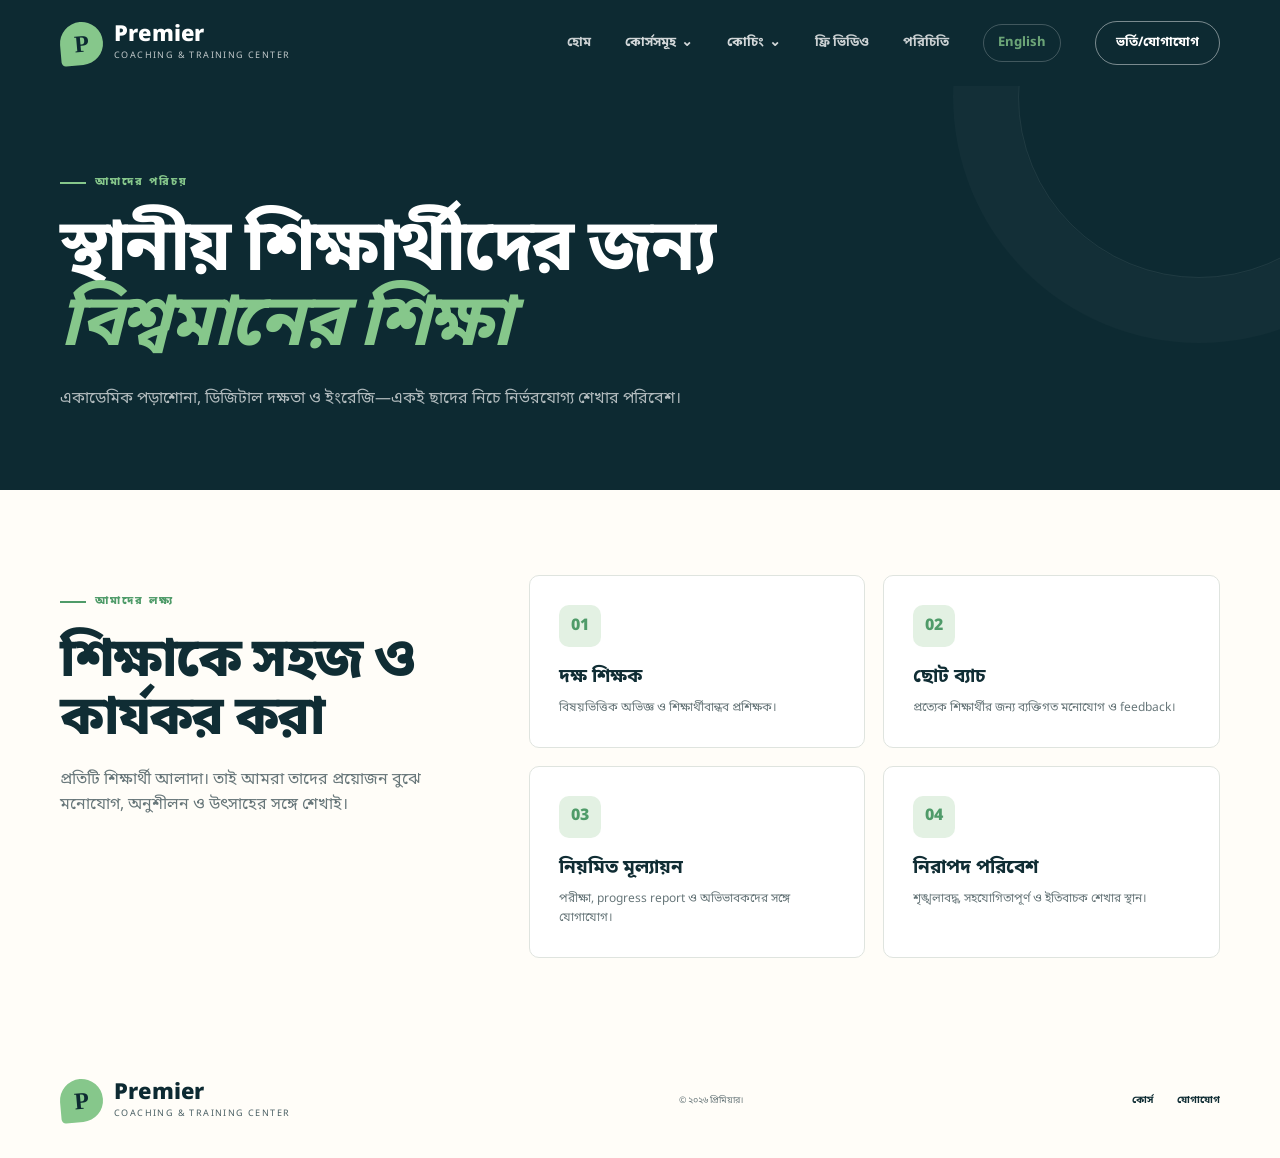
<file: website/about.html>
<!DOCTYPE html><html lang="bn"><head><meta charset="UTF-8"><meta name="viewport" content="width=device-width,initial-scale=1"><title>আমাদের সম্পর্কে | প্রিমিয়ার</title><link rel="preconnect" href="https://fonts.googleapis.com"><link rel="preconnect" href="https://fonts.gstatic.com" crossorigin><link href="https://fonts.googleapis.com/css2?family=Manrope:wght@400;500;600;700;800&family=Noto+Sans+Bengali:wght@400;500;600;700;800&display=swap" rel="stylesheet"><link rel="stylesheet" href="style.css"></head><body>
<header class="site-header inner-header"><div class="container nav-wrap"><a class="brand" href="index.html"><span class="brand-mark">P</span><span><strong>Premier</strong><small>Coaching & Training Center</small></span></a><input class="nav-toggle" type="checkbox" id="nav-toggle"><label class="menu-button" for="nav-toggle"><span></span><span></span><span></span></label><nav class="main-nav"><a href="index.html">হোম</a><details class="nav-group"><summary>কোর্সসমূহ <span>⌄</span></summary><div class="nav-dropdown"><a href="courses.html"><b>কম্পিউটার ট্রেনিং</b><small>Office, Photoshop ও Digital Marketing</small></a><a href="ielts.html"><b>IELTS ও English</b><small>IELTS preparation ও Spoken English</small></a><a href="learning.html#online"><b>অনলাইন ক্লাস</b><small>ঘরে বসে লাইভ শেখার সুযোগ</small></a><a href="learning.html#offline"><b>অফলাইন ক্লাস</b><small>সেন্টারে সরাসরি শিক্ষা</small></a></div></details><details class="nav-group"><summary>কোচিং <span>⌄</span></summary><div class="nav-dropdown compact"><a href="academic.html"><b>Class 4–10</b><small>সকল সাধারণ ও বিজ্ঞান বিষয়</small></a><a href="academic.html"><b>SSC ও HSC</b><small>Science group ও পরীক্ষার প্রস্তুতি</small></a></div></details><a href="videos.html">ফ্রি ভিডিও</a><a href="about.html">পরিচিতি</a><a class="language-button" href="english.html">English</a><a class="nav-cta" href="contact.html">ভর্তি/যোগাযোগ</a></nav></div></header>
<main><section class="page-hero"><div class="container"><p class="eyebrow"><span></span> আমাদের পরিচয়</p><h1>স্থানীয় শিক্ষার্থীদের জন্য <em>বিশ্বমানের শিক্ষা</em></h1><p>একাডেমিক পড়াশোনা, ডিজিটাল দক্ষতা ও ইংরেজি—একই ছাদের নিচে নির্ভরযোগ্য শেখার পরিবেশ।</p></div></section><section class="content-section"><div class="container intro-grid"><div><p class="eyebrow dark"><span></span> আমাদের লক্ষ্য</p><h2>শিক্ষাকে সহজ ও কার্যকর করা</h2><p>প্রতিটি শিক্ষার্থী আলাদা। তাই আমরা তাদের প্রয়োজন বুঝে মনোযোগ, অনুশীলন ও উৎসাহের সঙ্গে শেখাই।</p></div><div class="detail-grid"><article class="detail-card"><span>01</span><h3>দক্ষ শিক্ষক</h3><p>বিষয়ভিত্তিক অভিজ্ঞ ও শিক্ষার্থীবান্ধব প্রশিক্ষক।</p></article><article class="detail-card"><span>02</span><h3>ছোট ব্যাচ</h3><p>প্রত্যেক শিক্ষার্থীর জন্য ব্যক্তিগত মনোযোগ ও feedback।</p></article><article class="detail-card"><span>03</span><h3>নিয়মিত মূল্যায়ন</h3><p>পরীক্ষা, progress report ও অভিভাবকদের সঙ্গে যোগাযোগ।</p></article><article class="detail-card"><span>04</span><h3>নিরাপদ পরিবেশ</h3><p>শৃঙ্খলাবদ্ধ, সহযোগিতাপূর্ণ ও ইতিবাচক শেখার স্থান।</p></article></div></div></section></main><footer><div class="container footer-row"><a class="brand footer-brand" href="index.html"><span class="brand-mark">P</span><span><strong>Premier</strong><small>Coaching & Training Center</small></span></a><p>© ২০২৬ প্রিমিয়ার।</p><div><a href="courses.html">কোর্স</a><a href="contact.html">যোগাযোগ</a></div></div></footer></body></html>
</file>
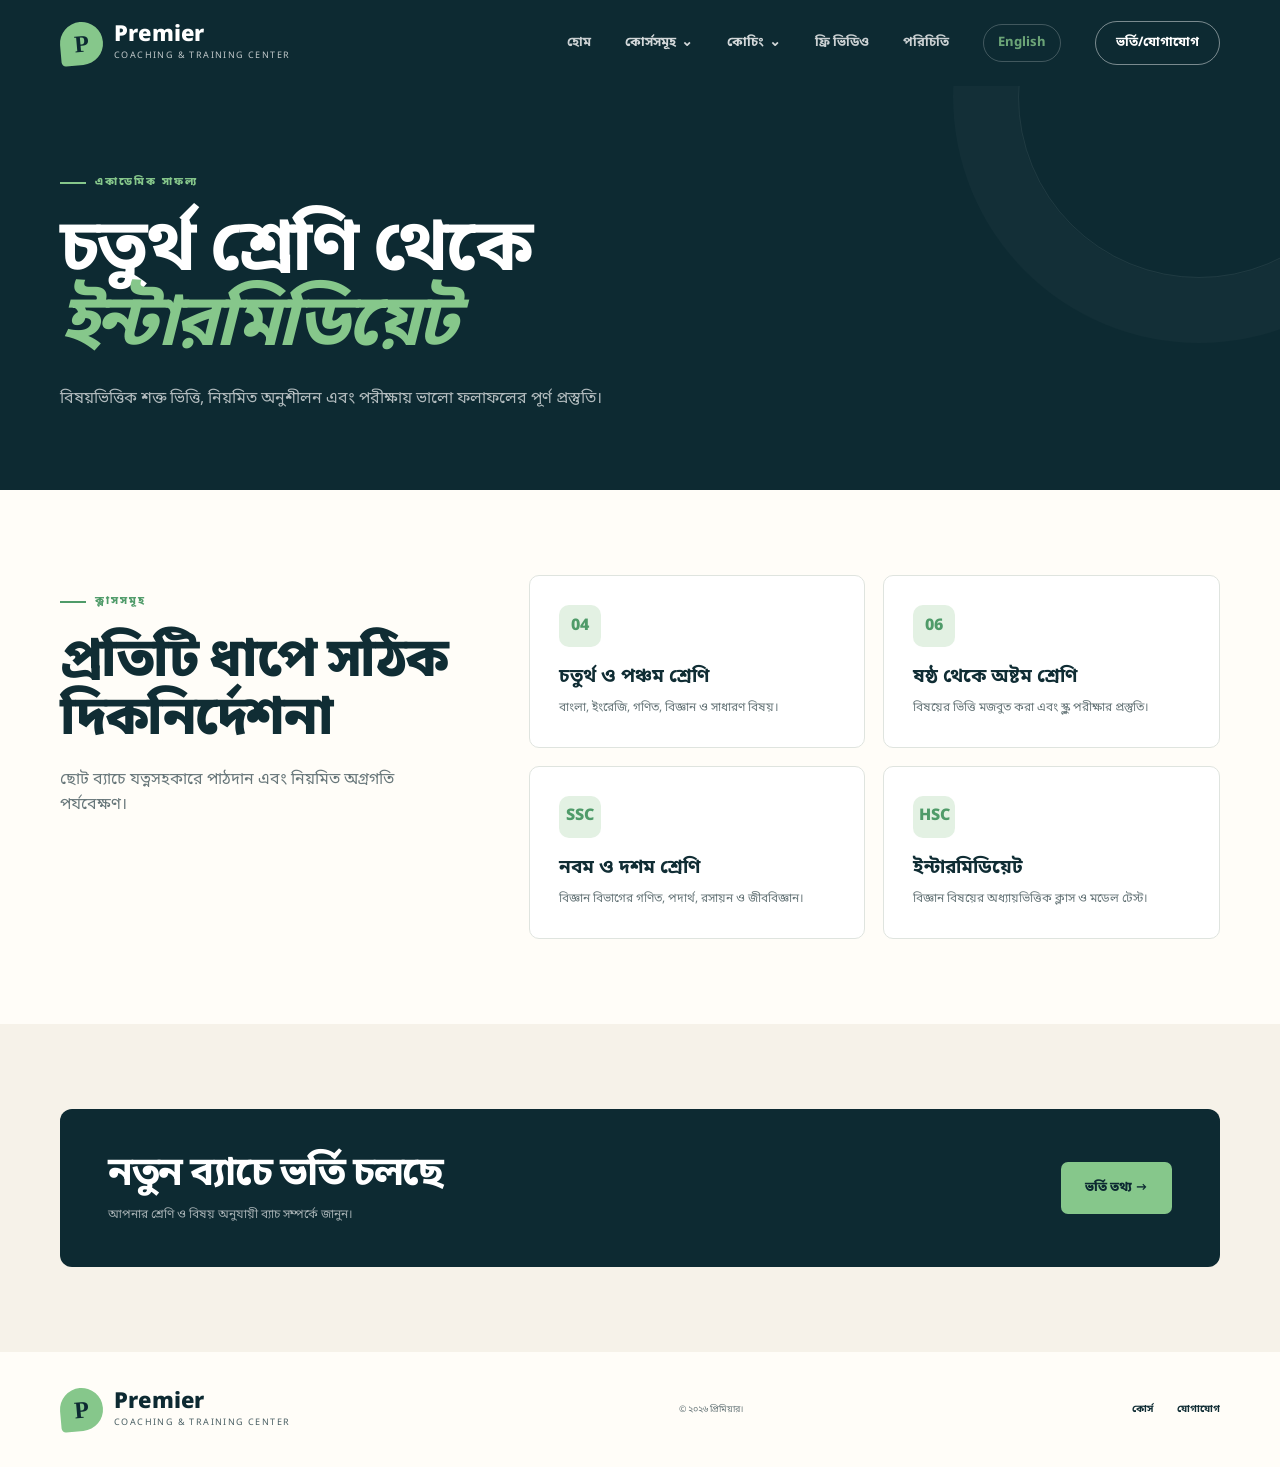
<file: website/academic.html>
<!DOCTYPE html><html lang="bn"><head><meta charset="UTF-8"><meta name="viewport" content="width=device-width,initial-scale=1"><title>একাডেমিক কোচিং | প্রিমিয়ার</title><link rel="preconnect" href="https://fonts.googleapis.com"><link rel="preconnect" href="https://fonts.gstatic.com" crossorigin><link href="https://fonts.googleapis.com/css2?family=Manrope:wght@400;500;600;700;800&family=Noto+Sans+Bengali:wght@400;500;600;700;800&display=swap" rel="stylesheet"><link rel="stylesheet" href="style.css"></head><body>
<header class="site-header inner-header"><div class="container nav-wrap"><a class="brand" href="index.html"><span class="brand-mark">P</span><span><strong>Premier</strong><small>Coaching & Training Center</small></span></a><input class="nav-toggle" type="checkbox" id="nav-toggle"><label class="menu-button" for="nav-toggle"><span></span><span></span><span></span></label><nav class="main-nav"><a href="index.html">হোম</a><details class="nav-group"><summary>কোর্সসমূহ <span>⌄</span></summary><div class="nav-dropdown"><a href="courses.html"><b>কম্পিউটার ট্রেনিং</b><small>Office, Photoshop ও Digital Marketing</small></a><a href="ielts.html"><b>IELTS ও English</b><small>IELTS preparation ও Spoken English</small></a><a href="learning.html#online"><b>অনলাইন ক্লাস</b><small>ঘরে বসে লাইভ শেখার সুযোগ</small></a><a href="learning.html#offline"><b>অফলাইন ক্লাস</b><small>সেন্টারে সরাসরি শিক্ষা</small></a></div></details><details class="nav-group"><summary>কোচিং <span>⌄</span></summary><div class="nav-dropdown compact"><a href="academic.html"><b>Class 4–10</b><small>সকল সাধারণ ও বিজ্ঞান বিষয়</small></a><a href="academic.html"><b>SSC ও HSC</b><small>Science group ও পরীক্ষার প্রস্তুতি</small></a></div></details><a href="videos.html">ফ্রি ভিডিও</a><a href="about.html">পরিচিতি</a><a class="language-button" href="english.html">English</a><a class="nav-cta" href="contact.html">ভর্তি/যোগাযোগ</a></nav></div></header>
<main><section class="page-hero"><div class="container"><p class="eyebrow"><span></span> একাডেমিক সাফল্য</p><h1>চতুর্থ শ্রেণি থেকে <em>ইন্টারমিডিয়েট</em></h1><p>বিষয়ভিত্তিক শক্ত ভিত্তি, নিয়মিত অনুশীলন এবং পরীক্ষায় ভালো ফলাফলের পূর্ণ প্রস্তুতি।</p></div></section><section class="content-section"><div class="container intro-grid"><div><p class="eyebrow dark"><span></span> ক্লাসসমূহ</p><h2>প্রতিটি ধাপে সঠিক দিকনির্দেশনা</h2><p>ছোট ব্যাচে যত্নসহকারে পাঠদান এবং নিয়মিত অগ্রগতি পর্যবেক্ষণ।</p></div><div class="detail-grid"><article class="detail-card"><span>04</span><h3>চতুর্থ ও পঞ্চম শ্রেণি</h3><p>বাংলা, ইংরেজি, গণিত, বিজ্ঞান ও সাধারণ বিষয়।</p></article><article class="detail-card"><span>06</span><h3>ষষ্ঠ থেকে অষ্টম শ্রেণি</h3><p>বিষয়ের ভিত্তি মজবুত করা এবং স্কুল পরীক্ষার প্রস্তুতি।</p></article><article class="detail-card"><span>SSC</span><h3>নবম ও দশম শ্রেণি</h3><p>বিজ্ঞান বিভাগের গণিত, পদার্থ, রসায়ন ও জীববিজ্ঞান।</p></article><article class="detail-card"><span>HSC</span><h3>ইন্টারমিডিয়েট</h3><p>বিজ্ঞান বিষয়ের অধ্যায়ভিত্তিক ক্লাস ও মডেল টেস্ট।</p></article></div></div></section><section class="content-section alt"><div class="container wide-cta"><div><h2>নতুন ব্যাচে ভর্তি চলছে</h2><p>আপনার শ্রেণি ও বিষয় অনুযায়ী ব্যাচ সম্পর্কে জানুন।</p></div><a class="button button-primary" href="contact.html">ভর্তি তথ্য →</a></div></section></main><footer><div class="container footer-row"><a class="brand footer-brand" href="index.html"><span class="brand-mark">P</span><span><strong>Premier</strong><small>Coaching & Training Center</small></span></a><p>© ২০২৬ প্রিমিয়ার।</p><div><a href="courses.html">কোর্স</a><a href="contact.html">যোগাযোগ</a></div></div></footer></body></html>
</file>
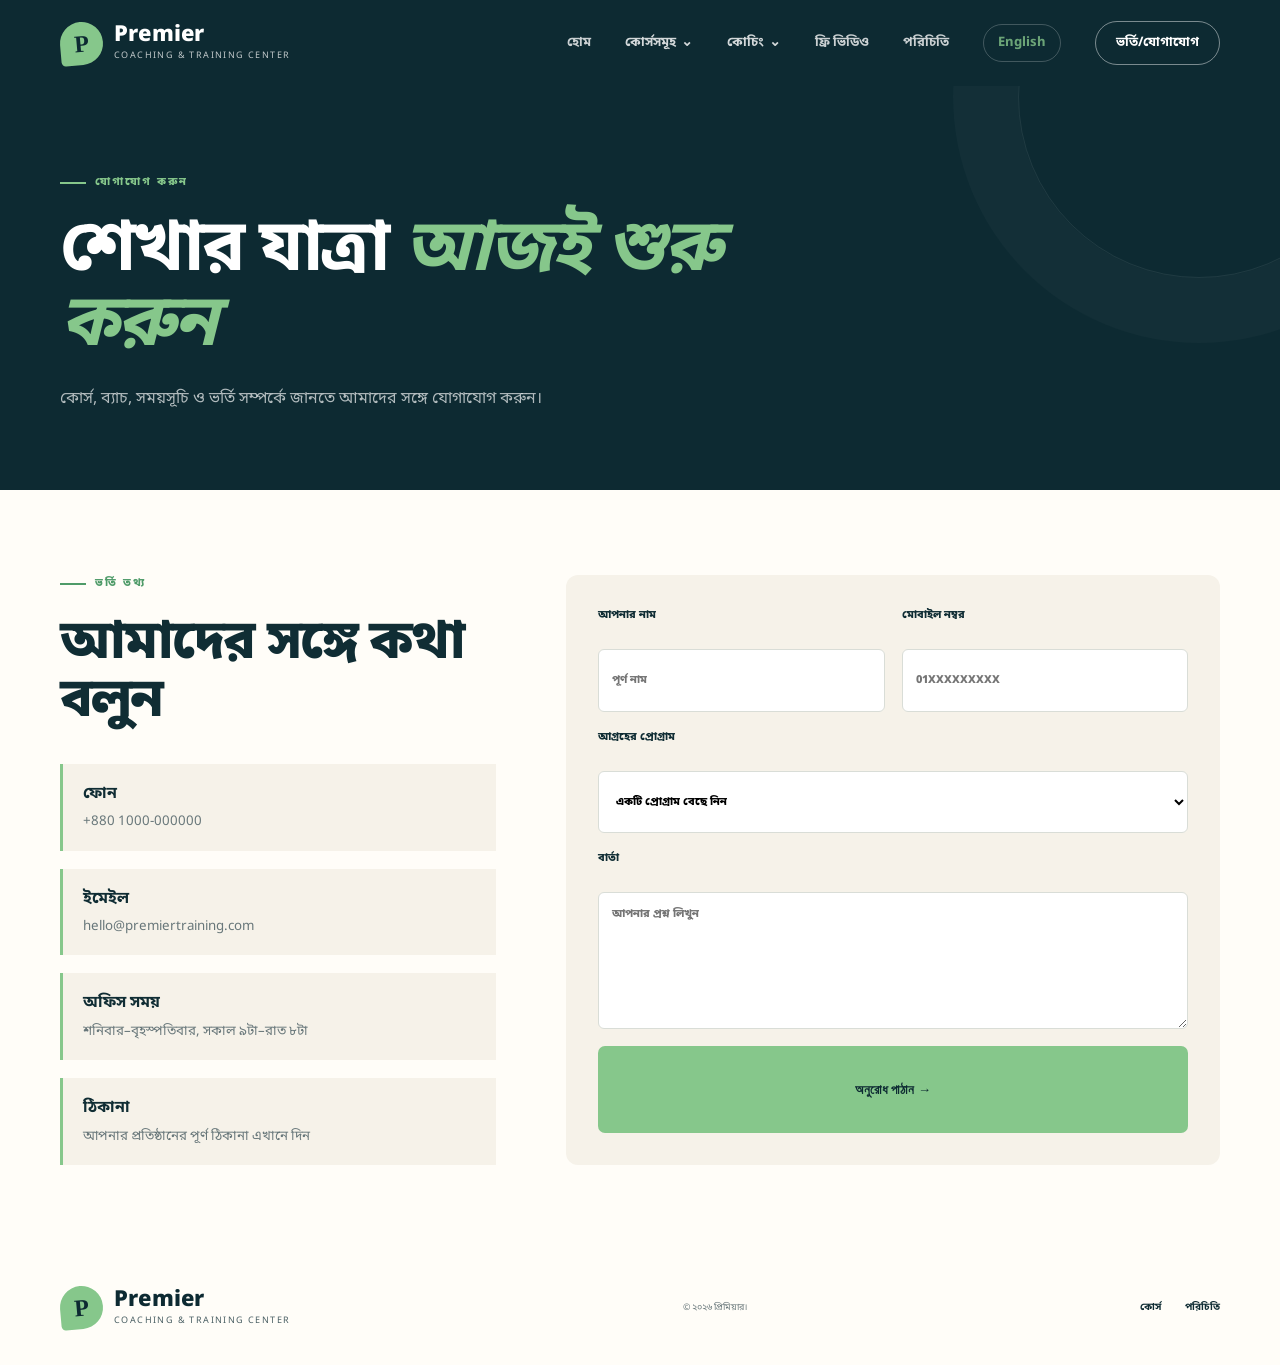
<file: website/contact.html>
<!DOCTYPE html><html lang="bn"><head><meta charset="UTF-8"><meta name="viewport" content="width=device-width,initial-scale=1"><title>যোগাযোগ | প্রিমিয়ার</title><link rel="preconnect" href="https://fonts.googleapis.com"><link rel="preconnect" href="https://fonts.gstatic.com" crossorigin><link href="https://fonts.googleapis.com/css2?family=Manrope:wght@400;500;600;700;800&family=Noto+Sans+Bengali:wght@400;500;600;700;800&display=swap" rel="stylesheet"><link rel="stylesheet" href="style.css"></head><body>
<header class="site-header inner-header"><div class="container nav-wrap"><a class="brand" href="index.html"><span class="brand-mark">P</span><span><strong>Premier</strong><small>Coaching & Training Center</small></span></a><input class="nav-toggle" type="checkbox" id="nav-toggle"><label class="menu-button" for="nav-toggle"><span></span><span></span><span></span></label><nav class="main-nav"><a href="index.html">হোম</a><details class="nav-group"><summary>কোর্সসমূহ <span>⌄</span></summary><div class="nav-dropdown"><a href="courses.html"><b>কম্পিউটার ট্রেনিং</b><small>Office, Photoshop ও Digital Marketing</small></a><a href="ielts.html"><b>IELTS ও English</b><small>IELTS preparation ও Spoken English</small></a><a href="learning.html#online"><b>অনলাইন ক্লাস</b><small>ঘরে বসে লাইভ শেখার সুযোগ</small></a><a href="learning.html#offline"><b>অফলাইন ক্লাস</b><small>সেন্টারে সরাসরি শিক্ষা</small></a></div></details><details class="nav-group"><summary>কোচিং <span>⌄</span></summary><div class="nav-dropdown compact"><a href="academic.html"><b>Class 4–10</b><small>সকল সাধারণ ও বিজ্ঞান বিষয়</small></a><a href="academic.html"><b>SSC ও HSC</b><small>Science group ও পরীক্ষার প্রস্তুতি</small></a></div></details><a href="videos.html">ফ্রি ভিডিও</a><a href="about.html">পরিচিতি</a><a class="language-button" href="english.html">English</a><a class="nav-cta" href="contact.html">ভর্তি/যোগাযোগ</a></nav></div></header>
<main><section class="page-hero"><div class="container"><p class="eyebrow"><span></span> যোগাযোগ করুন</p><h1>শেখার যাত্রা <em>আজই শুরু করুন</em></h1><p>কোর্স, ব্যাচ, সময়সূচি ও ভর্তি সম্পর্কে জানতে আমাদের সঙ্গে যোগাযোগ করুন।</p></div></section><section class="content-section"><div class="container contact-layout"><div><p class="eyebrow dark"><span></span> ভর্তি তথ্য</p><h2>আমাদের সঙ্গে কথা বলুন</h2><div class="contact-list"><div><strong>ফোন</strong><small>+880 1000-000000</small></div><div><strong>ইমেইল</strong><small>hello@premiertraining.com</small></div><div><strong>অফিস সময়</strong><small>শনিবার–বৃহস্পতিবার, সকাল ৯টা–রাত ৮টা</small></div><div><strong>ঠিকানা</strong><small>আপনার প্রতিষ্ঠানের পূর্ণ ঠিকানা এখানে দিন</small></div></div></div><form class="contact-form"><label>আপনার নাম<input type="text" placeholder="পূর্ণ নাম"></label><label>মোবাইল নম্বর<input type="tel" placeholder="01XXXXXXXXX"></label><label class="full">আগ্রহের প্রোগ্রাম<select><option>একটি প্রোগ্রাম বেছে নিন</option><option>কম্পিউটার প্রশিক্ষণ</option><option>একাডেমিক কোচিং</option><option>IELTS ও ইংরেজি</option></select></label><label class="full">বার্তা<textarea placeholder="আপনার প্রশ্ন লিখুন"></textarea></label><button class="button button-primary" type="button">অনুরোধ পাঠান →</button></form></div></section></main><footer><div class="container footer-row"><a class="brand footer-brand" href="index.html"><span class="brand-mark">P</span><span><strong>Premier</strong><small>Coaching & Training Center</small></span></a><p>© ২০২৬ প্রিমিয়ার।</p><div><a href="courses.html">কোর্স</a><a href="about.html">পরিচিতি</a></div></div></footer></body></html>
</file>
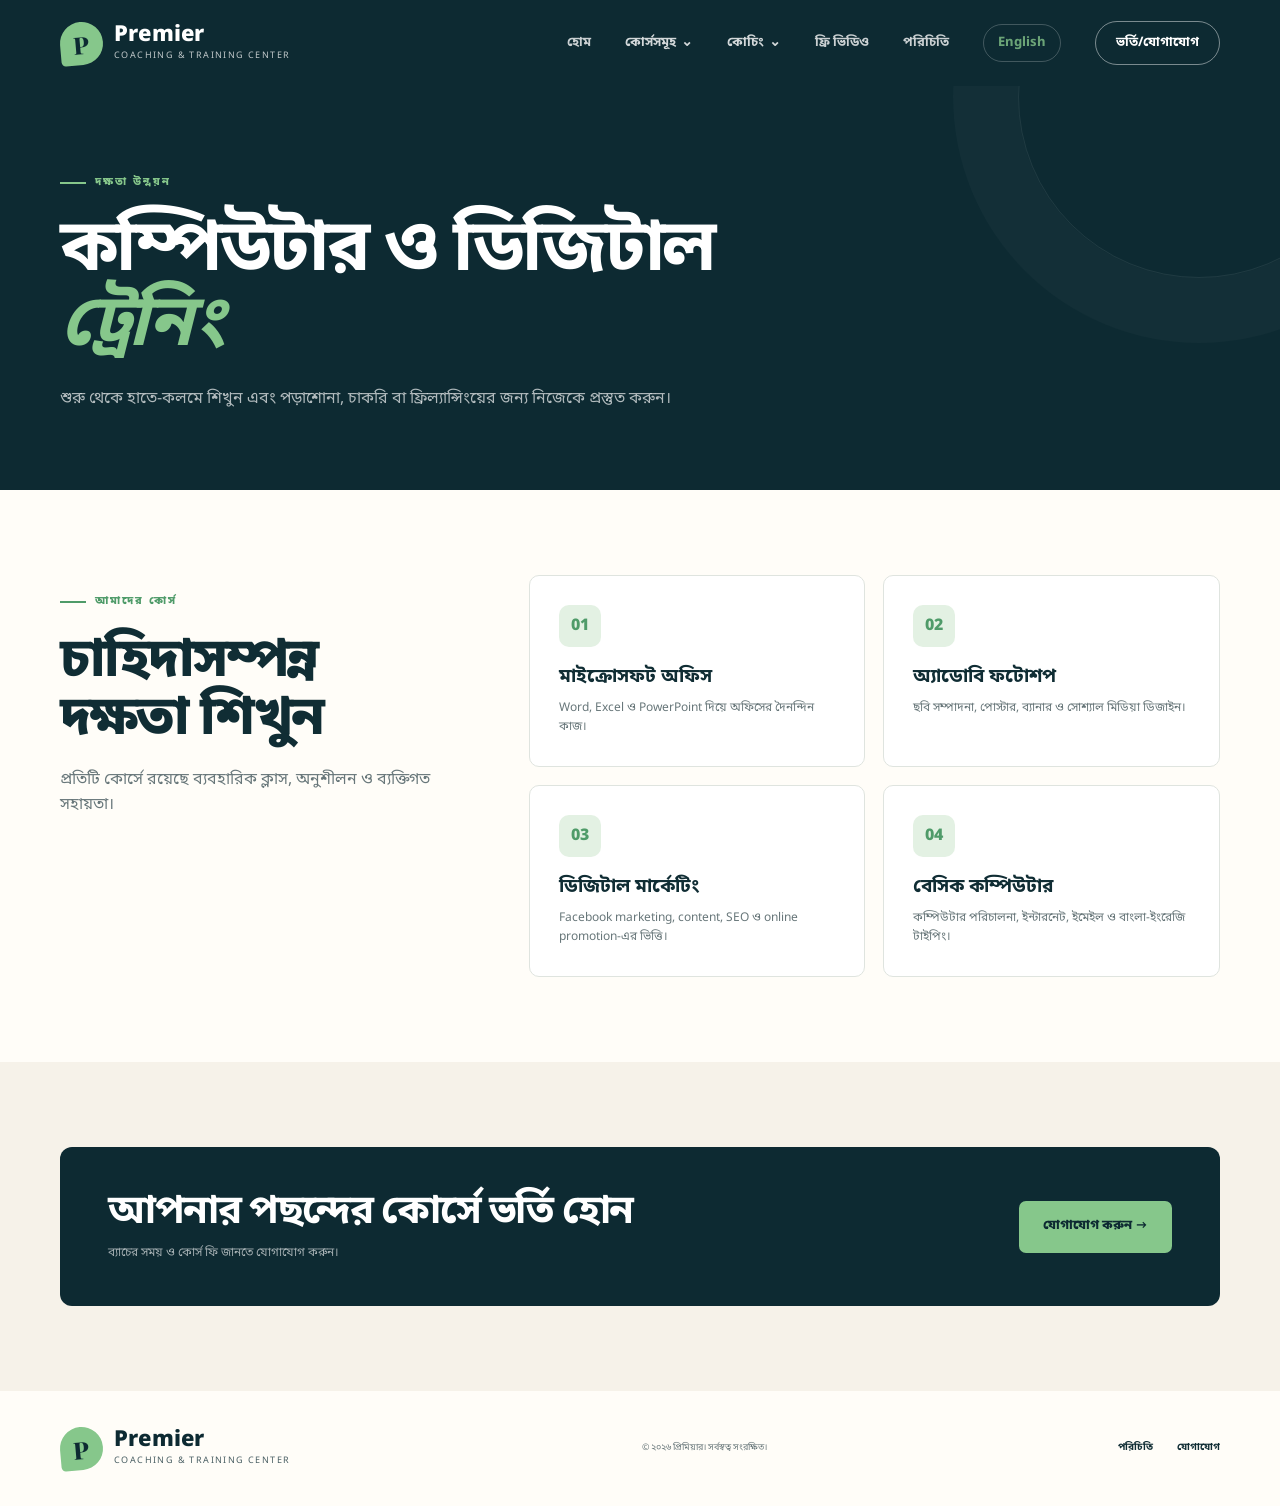
<file: website/courses.html>
<!DOCTYPE html><html lang="bn"><head><meta charset="UTF-8"><meta name="viewport" content="width=device-width,initial-scale=1"><title>কম্পিউটার কোর্স | প্রিমিয়ার</title><link rel="preconnect" href="https://fonts.googleapis.com"><link rel="preconnect" href="https://fonts.gstatic.com" crossorigin><link href="https://fonts.googleapis.com/css2?family=Manrope:wght@400;500;600;700;800&family=Noto+Sans+Bengali:wght@400;500;600;700;800&family=Playfair+Display:wght@700;800&display=swap" rel="stylesheet"><link rel="stylesheet" href="style.css"></head><body>
<header class="site-header inner-header"><div class="container nav-wrap"><a class="brand" href="index.html"><span class="brand-mark">P</span><span><strong>Premier</strong><small>Coaching & Training Center</small></span></a><input class="nav-toggle" type="checkbox" id="nav-toggle"><label class="menu-button" for="nav-toggle"><span></span><span></span><span></span></label><nav class="main-nav"><a href="index.html">হোম</a><details class="nav-group"><summary>কোর্সসমূহ <span>⌄</span></summary><div class="nav-dropdown"><a href="courses.html"><b>কম্পিউটার ট্রেনিং</b><small>Office, Photoshop ও Digital Marketing</small></a><a href="ielts.html"><b>IELTS ও English</b><small>IELTS preparation ও Spoken English</small></a><a href="learning.html#online"><b>অনলাইন ক্লাস</b><small>ঘরে বসে লাইভ শেখার সুযোগ</small></a><a href="learning.html#offline"><b>অফলাইন ক্লাস</b><small>সেন্টারে সরাসরি শিক্ষা</small></a></div></details><details class="nav-group"><summary>কোচিং <span>⌄</span></summary><div class="nav-dropdown compact"><a href="academic.html"><b>Class 4–10</b><small>সকল সাধারণ ও বিজ্ঞান বিষয়</small></a><a href="academic.html"><b>SSC ও HSC</b><small>Science group ও পরীক্ষার প্রস্তুতি</small></a></div></details><a href="videos.html">ফ্রি ভিডিও</a><a href="about.html">পরিচিতি</a><a class="language-button" href="english.html">English</a><a class="nav-cta" href="contact.html">ভর্তি/যোগাযোগ</a></nav></div></header>
<main><section class="page-hero"><div class="container"><p class="eyebrow"><span></span> দক্ষতা উন্নয়ন</p><h1>কম্পিউটার ও ডিজিটাল <em>ট্রেনিং</em></h1><p>শুরু থেকে হাতে-কলমে শিখুন এবং পড়াশোনা, চাকরি বা ফ্রিল্যান্সিংয়ের জন্য নিজেকে প্রস্তুত করুন।</p></div></section>
<section class="content-section"><div class="container intro-grid"><div><p class="eyebrow dark"><span></span> আমাদের কোর্স</p><h2>চাহিদাসম্পন্ন দক্ষতা শিখুন</h2><p>প্রতিটি কোর্সে রয়েছে ব্যবহারিক ক্লাস, অনুশীলন ও ব্যক্তিগত সহায়তা।</p></div><div class="detail-grid"><article class="detail-card"><span>01</span><h3>মাইক্রোসফট অফিস</h3><p>Word, Excel ও PowerPoint দিয়ে অফিসের দৈনন্দিন কাজ।</p></article><article class="detail-card"><span>02</span><h3>অ্যাডোবি ফটোশপ</h3><p>ছবি সম্পাদনা, পোস্টার, ব্যানার ও সোশ্যাল মিডিয়া ডিজাইন।</p></article><article class="detail-card"><span>03</span><h3>ডিজিটাল মার্কেটিং</h3><p>Facebook marketing, content, SEO ও online promotion-এর ভিত্তি।</p></article><article class="detail-card"><span>04</span><h3>বেসিক কম্পিউটার</h3><p>কম্পিউটার পরিচালনা, ইন্টারনেট, ইমেইল ও বাংলা-ইংরেজি টাইপিং।</p></article></div></div></section>
<section class="content-section alt"><div class="container wide-cta"><div><h2>আপনার পছন্দের কোর্সে ভর্তি হোন</h2><p>ব্যাচের সময় ও কোর্স ফি জানতে যোগাযোগ করুন।</p></div><a class="button button-primary" href="contact.html">যোগাযোগ করুন →</a></div></section></main><footer><div class="container footer-row"><a class="brand footer-brand" href="index.html"><span class="brand-mark">P</span><span><strong>Premier</strong><small>Coaching & Training Center</small></span></a><p>© ২০২৬ প্রিমিয়ার। সর্বস্বত্ব সংরক্ষিত।</p><div><a href="about.html">পরিচিতি</a><a href="contact.html">যোগাযোগ</a></div></div></footer></body></html>
</file>
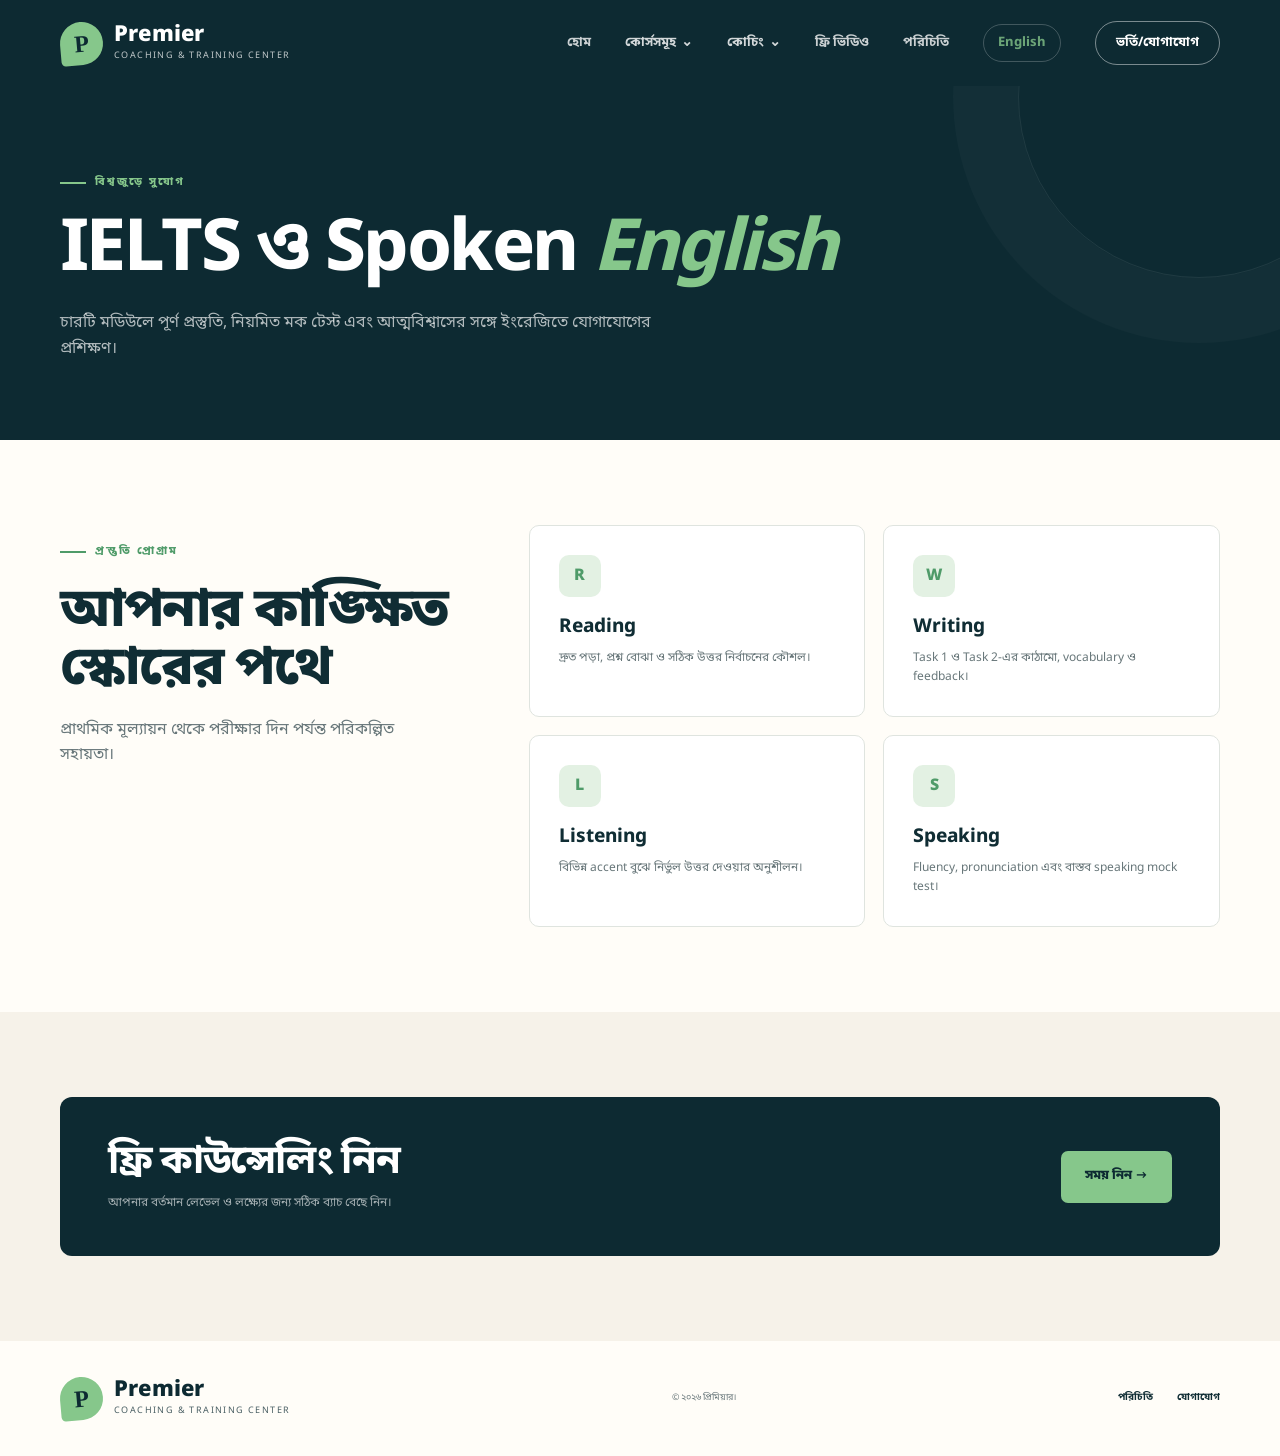
<file: website/ielts.html>
<!DOCTYPE html><html lang="bn"><head><meta charset="UTF-8"><meta name="viewport" content="width=device-width,initial-scale=1"><title>IELTS ও ইংরেজি | প্রিমিয়ার</title><link rel="preconnect" href="https://fonts.googleapis.com"><link rel="preconnect" href="https://fonts.gstatic.com" crossorigin><link href="https://fonts.googleapis.com/css2?family=Manrope:wght@400;500;600;700;800&family=Noto+Sans+Bengali:wght@400;500;600;700;800&display=swap" rel="stylesheet"><link rel="stylesheet" href="style.css"></head><body>
<header class="site-header inner-header"><div class="container nav-wrap"><a class="brand" href="index.html"><span class="brand-mark">P</span><span><strong>Premier</strong><small>Coaching & Training Center</small></span></a><input class="nav-toggle" type="checkbox" id="nav-toggle"><label class="menu-button" for="nav-toggle"><span></span><span></span><span></span></label><nav class="main-nav"><a href="index.html">হোম</a><details class="nav-group"><summary>কোর্সসমূহ <span>⌄</span></summary><div class="nav-dropdown"><a href="courses.html"><b>কম্পিউটার ট্রেনিং</b><small>Office, Photoshop ও Digital Marketing</small></a><a href="ielts.html"><b>IELTS ও English</b><small>IELTS preparation ও Spoken English</small></a><a href="learning.html#online"><b>অনলাইন ক্লাস</b><small>ঘরে বসে লাইভ শেখার সুযোগ</small></a><a href="learning.html#offline"><b>অফলাইন ক্লাস</b><small>সেন্টারে সরাসরি শিক্ষা</small></a></div></details><details class="nav-group"><summary>কোচিং <span>⌄</span></summary><div class="nav-dropdown compact"><a href="academic.html"><b>Class 4–10</b><small>সকল সাধারণ ও বিজ্ঞান বিষয়</small></a><a href="academic.html"><b>SSC ও HSC</b><small>Science group ও পরীক্ষার প্রস্তুতি</small></a></div></details><a href="videos.html">ফ্রি ভিডিও</a><a href="about.html">পরিচিতি</a><a class="language-button" href="english.html">English</a><a class="nav-cta" href="contact.html">ভর্তি/যোগাযোগ</a></nav></div></header>
<main><section class="page-hero"><div class="container"><p class="eyebrow"><span></span> বিশ্বজুড়ে সুযোগ</p><h1>IELTS ও Spoken <em>English</em></h1><p>চারটি মডিউলে পূর্ণ প্রস্তুতি, নিয়মিত মক টেস্ট এবং আত্মবিশ্বাসের সঙ্গে ইংরেজিতে যোগাযোগের প্রশিক্ষণ।</p></div></section><section class="content-section"><div class="container intro-grid"><div><p class="eyebrow dark"><span></span> প্রস্তুতি প্রোগ্রাম</p><h2>আপনার কাঙ্ক্ষিত স্কোরের পথে</h2><p>প্রাথমিক মূল্যায়ন থেকে পরীক্ষার দিন পর্যন্ত পরিকল্পিত সহায়তা।</p></div><div class="detail-grid"><article class="detail-card"><span>R</span><h3>Reading</h3><p>দ্রুত পড়া, প্রশ্ন বোঝা ও সঠিক উত্তর নির্বাচনের কৌশল।</p></article><article class="detail-card"><span>W</span><h3>Writing</h3><p>Task 1 ও Task 2-এর কাঠামো, vocabulary ও feedback।</p></article><article class="detail-card"><span>L</span><h3>Listening</h3><p>বিভিন্ন accent বুঝে নির্ভুল উত্তর দেওয়ার অনুশীলন।</p></article><article class="detail-card"><span>S</span><h3>Speaking</h3><p>Fluency, pronunciation এবং বাস্তব speaking mock test।</p></article></div></div></section><section class="content-section alt"><div class="container wide-cta"><div><h2>ফ্রি কাউন্সেলিং নিন</h2><p>আপনার বর্তমান লেভেল ও লক্ষ্যের জন্য সঠিক ব্যাচ বেছে নিন।</p></div><a class="button button-primary" href="contact.html">সময় নিন →</a></div></section></main><footer><div class="container footer-row"><a class="brand footer-brand" href="index.html"><span class="brand-mark">P</span><span><strong>Premier</strong><small>Coaching & Training Center</small></span></a><p>© ২০২৬ প্রিমিয়ার।</p><div><a href="about.html">পরিচিতি</a><a href="contact.html">যোগাযোগ</a></div></div></footer></body></html>
</file>
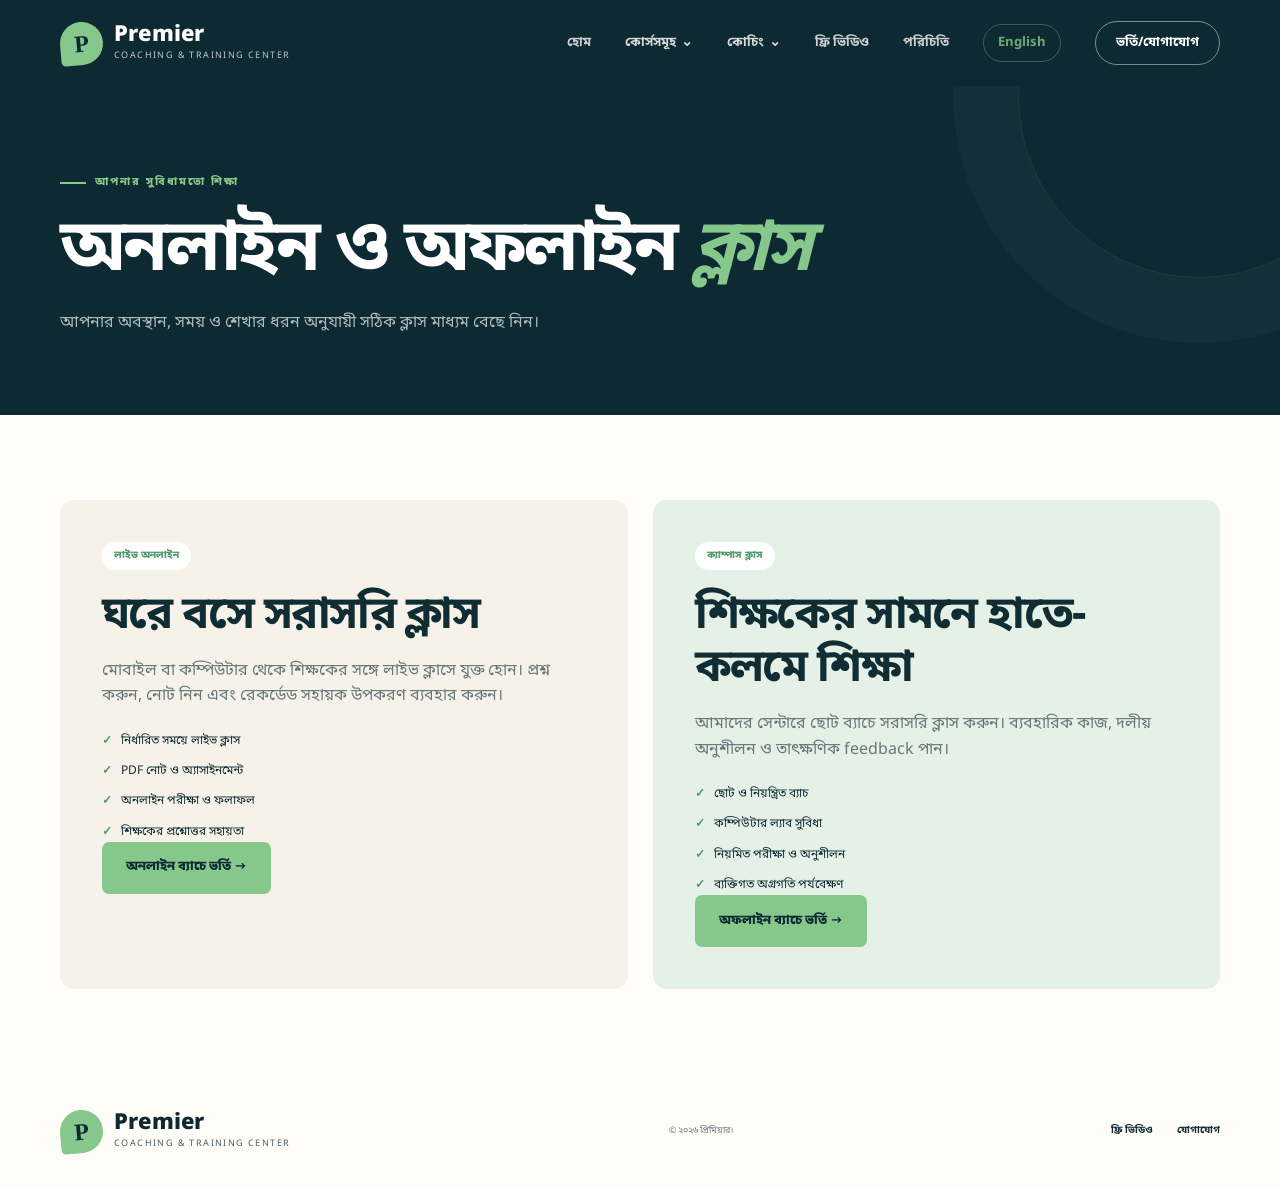
<file: website/learning.html>
<!DOCTYPE html><html lang="bn"><head><meta charset="UTF-8"><meta name="viewport" content="width=device-width,initial-scale=1"><title>অনলাইন ও অফলাইন ক্লাস | প্রিমিয়ার</title><link rel="preconnect" href="https://fonts.googleapis.com"><link rel="preconnect" href="https://fonts.gstatic.com" crossorigin><link href="https://fonts.googleapis.com/css2?family=Manrope:wght@400;500;600;700;800&family=Noto+Sans+Bengali:wght@400;500;600;700;800&display=swap" rel="stylesheet"><link rel="stylesheet" href="style.css"></head><body>
<header class="site-header inner-header"><div class="container nav-wrap"><a class="brand" href="index.html"><span class="brand-mark">P</span><span><strong>Premier</strong><small>Coaching & Training Center</small></span></a><input class="nav-toggle" type="checkbox" id="nav-toggle"><label class="menu-button" for="nav-toggle"><span></span><span></span><span></span></label><nav class="main-nav"><a href="index.html">হোম</a><details class="nav-group"><summary>কোর্সসমূহ <span>⌄</span></summary><div class="nav-dropdown"><a href="courses.html"><b>কম্পিউটার ট্রেনিং</b><small>Office, Photoshop ও Digital Marketing</small></a><a href="ielts.html"><b>IELTS ও English</b><small>IELTS preparation ও Spoken English</small></a><a href="learning.html#online"><b>অনলাইন ক্লাস</b><small>ঘরে বসে লাইভ শেখার সুযোগ</small></a><a href="learning.html#offline"><b>অফলাইন ক্লাস</b><small>সেন্টারে সরাসরি শিক্ষা</small></a></div></details><details class="nav-group"><summary>কোচিং <span>⌄</span></summary><div class="nav-dropdown compact"><a href="academic.html"><b>Class 4–10</b><small>সকল সাধারণ ও বিজ্ঞান বিষয়</small></a><a href="academic.html"><b>SSC ও HSC</b><small>Science group ও পরীক্ষার প্রস্তুতি</small></a></div></details><a href="videos.html">ফ্রি ভিডিও</a><a href="about.html">পরিচিতি</a><a class="language-button" href="english.html">English</a><a class="nav-cta" href="contact.html">ভর্তি/যোগাযোগ</a></nav></div></header>
<main><section class="page-hero"><div class="container"><p class="eyebrow"><span></span> আপনার সুবিধামতো শিক্ষা</p><h1>অনলাইন ও অফলাইন <em>ক্লাস</em></h1><p>আপনার অবস্থান, সময় ও শেখার ধরন অনুযায়ী সঠিক ক্লাস মাধ্যম বেছে নিন।</p></div></section><section class="content-section"><div class="container mode-detail"><article id="online"><span class="tag">লাইভ অনলাইন</span><h2>ঘরে বসে সরাসরি ক্লাস</h2><p>মোবাইল বা কম্পিউটার থেকে শিক্ষকের সঙ্গে লাইভ ক্লাসে যুক্ত হোন। প্রশ্ন করুন, নোট নিন এবং রেকর্ডেড সহায়ক উপকরণ ব্যবহার করুন।</p><ul class="check-list"><li>নির্ধারিত সময়ে লাইভ ক্লাস</li><li>PDF নোট ও অ্যাসাইনমেন্ট</li><li>অনলাইন পরীক্ষা ও ফলাফল</li><li>শিক্ষকের প্রশ্নোত্তর সহায়তা</li></ul><a class="button button-primary" href="contact.html">অনলাইন ব্যাচে ভর্তি →</a></article><article id="offline"><span class="tag">ক্যাম্পাস ক্লাস</span><h2>শিক্ষকের সামনে হাতে-কলমে শিক্ষা</h2><p>আমাদের সেন্টারে ছোট ব্যাচে সরাসরি ক্লাস করুন। ব্যবহারিক কাজ, দলীয় অনুশীলন ও তাৎক্ষণিক feedback পান।</p><ul class="check-list"><li>ছোট ও নিয়ন্ত্রিত ব্যাচ</li><li>কম্পিউটার ল্যাব সুবিধা</li><li>নিয়মিত পরীক্ষা ও অনুশীলন</li><li>ব্যক্তিগত অগ্রগতি পর্যবেক্ষণ</li></ul><a class="button button-primary" href="contact.html">অফলাইন ব্যাচে ভর্তি →</a></article></div></section></main><footer><div class="container footer-row"><a class="brand footer-brand" href="index.html"><span class="brand-mark">P</span><span><strong>Premier</strong><small>Coaching & Training Center</small></span></a><p>© ২০২৬ প্রিমিয়ার।</p><div><a href="videos.html">ফ্রি ভিডিও</a><a href="contact.html">যোগাযোগ</a></div></div></footer></body></html>
</file>
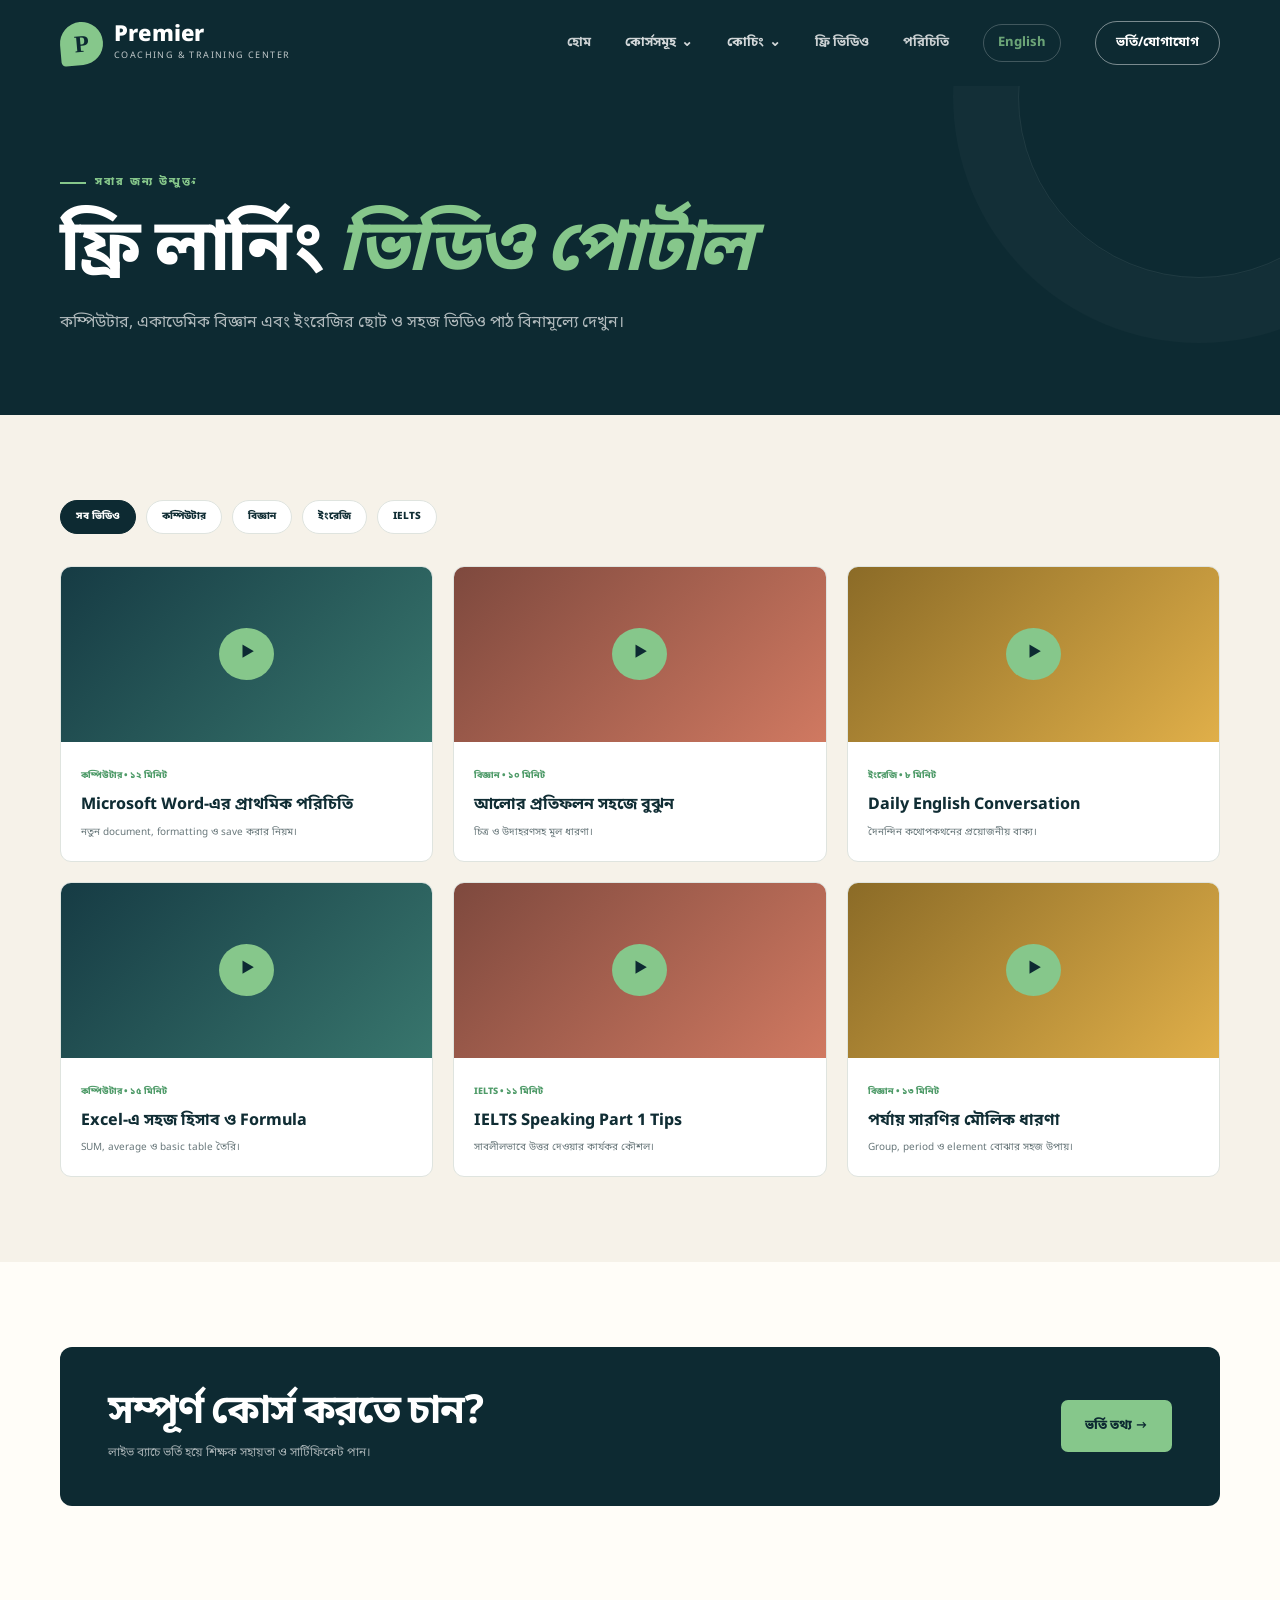
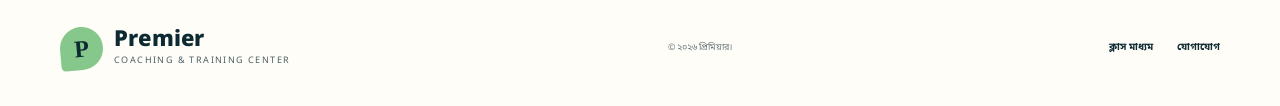
<file: website/videos.html>
<!DOCTYPE html><html lang="bn"><head><meta charset="UTF-8"><meta name="viewport" content="width=device-width,initial-scale=1"><title>ফ্রি ভিডিও পোর্টাল | প্রিমিয়ার</title><link rel="preconnect" href="https://fonts.googleapis.com"><link rel="preconnect" href="https://fonts.gstatic.com" crossorigin><link href="https://fonts.googleapis.com/css2?family=Manrope:wght@400;500;600;700;800&family=Noto+Sans+Bengali:wght@400;500;600;700;800&display=swap" rel="stylesheet"><link rel="stylesheet" href="style.css"></head><body>
<header class="site-header inner-header"><div class="container nav-wrap"><a class="brand" href="index.html"><span class="brand-mark">P</span><span><strong>Premier</strong><small>Coaching & Training Center</small></span></a><input class="nav-toggle" type="checkbox" id="nav-toggle"><label class="menu-button" for="nav-toggle"><span></span><span></span><span></span></label><nav class="main-nav"><a href="index.html">হোম</a><details class="nav-group"><summary>কোর্সসমূহ <span>⌄</span></summary><div class="nav-dropdown"><a href="courses.html"><b>কম্পিউটার ট্রেনিং</b><small>Office, Photoshop ও Digital Marketing</small></a><a href="ielts.html"><b>IELTS ও English</b><small>IELTS preparation ও Spoken English</small></a><a href="learning.html#online"><b>অনলাইন ক্লাস</b><small>ঘরে বসে লাইভ শেখার সুযোগ</small></a><a href="learning.html#offline"><b>অফলাইন ক্লাস</b><small>সেন্টারে সরাসরি শিক্ষা</small></a></div></details><details class="nav-group"><summary>কোচিং <span>⌄</span></summary><div class="nav-dropdown compact"><a href="academic.html"><b>Class 4–10</b><small>সকল সাধারণ ও বিজ্ঞান বিষয়</small></a><a href="academic.html"><b>SSC ও HSC</b><small>Science group ও পরীক্ষার প্রস্তুতি</small></a></div></details><a href="videos.html">ফ্রি ভিডিও</a><a href="about.html">পরিচিতি</a><a class="language-button" href="english.html">English</a><a class="nav-cta" href="contact.html">ভর্তি/যোগাযোগ</a></nav></div></header>
<main><section class="page-hero"><div class="container"><p class="eyebrow"><span></span> সবার জন্য উন্মুক্ত</p><h1>ফ্রি লার্নিং <em>ভিডিও পোর্টাল</em></h1><p>কম্পিউটার, একাডেমিক বিজ্ঞান এবং ইংরেজির ছোট ও সহজ ভিডিও পাঠ বিনামূল্যে দেখুন।</p></div></section><section class="content-section alt"><div class="container"><div class="video-filter"><span>সব ভিডিও</span><span>কম্পিউটার</span><span>বিজ্ঞান</span><span>ইংরেজি</span><span>IELTS</span></div><div class="video-grid"><article class="video-card"><div class="video-thumb"></div><div class="video-info"><small>কম্পিউটার • ১২ মিনিট</small><h3>Microsoft Word-এর প্রাথমিক পরিচিতি</h3><p>নতুন document, formatting ও save করার নিয়ম।</p></div></article><article class="video-card"><div class="video-thumb"></div><div class="video-info"><small>বিজ্ঞান • ১০ মিনিট</small><h3>আলোর প্রতিফলন সহজে বুঝুন</h3><p>চিত্র ও উদাহরণসহ মূল ধারণা।</p></div></article><article class="video-card"><div class="video-thumb"></div><div class="video-info"><small>ইংরেজি • ৮ মিনিট</small><h3>Daily English Conversation</h3><p>দৈনন্দিন কথোপকথনের প্রয়োজনীয় বাক্য।</p></div></article><article class="video-card"><div class="video-thumb"></div><div class="video-info"><small>কম্পিউটার • ১৫ মিনিট</small><h3>Excel-এ সহজ হিসাব ও Formula</h3><p>SUM, average ও basic table তৈরি।</p></div></article><article class="video-card"><div class="video-thumb"></div><div class="video-info"><small>IELTS • ১১ মিনিট</small><h3>IELTS Speaking Part 1 Tips</h3><p>সাবলীলভাবে উত্তর দেওয়ার কার্যকর কৌশল।</p></div></article><article class="video-card"><div class="video-thumb"></div><div class="video-info"><small>বিজ্ঞান • ১৩ মিনিট</small><h3>পর্যায় সারণির মৌলিক ধারণা</h3><p>Group, period ও element বোঝার সহজ উপায়।</p></div></article></div></div></section><section class="content-section"><div class="container wide-cta"><div><h2>সম্পূর্ণ কোর্স করতে চান?</h2><p>লাইভ ব্যাচে ভর্তি হয়ে শিক্ষক সহায়তা ও সার্টিফিকেট পান।</p></div><a class="button button-primary" href="contact.html">ভর্তি তথ্য →</a></div></section></main><footer><div class="container footer-row"><a class="brand footer-brand" href="index.html"><span class="brand-mark">P</span><span><strong>Premier</strong><small>Coaching & Training Center</small></span></a><p>© ২০২৬ প্রিমিয়ার।</p><div><a href="learning.html">ক্লাস মাধ্যম</a><a href="contact.html">যোগাযোগ</a></div></div></footer></body></html>
</file>
<file: website/style.css>
:root {
  --navy: #0d2a32;
  --navy-2: #143943;
  --green: #86c78b;
  --green-dark: #4f9b69;
  --cream: #f6f2e9;
  --paper: #fffdf8;
  --coral: #ed795f;
  --gold: #e7b64e;
  --ink: #102d34;
  --muted: #68777a;
  --line: #dfe4df;
  --shadow: 0 20px 55px rgba(15, 42, 50, .12);
}

* { box-sizing: border-box; margin: 0; padding: 0; }
html { scroll-behavior: smooth; }
body { font-family: "Manrope", sans-serif; color: var(--ink); background: var(--paper); line-height: 1.6; }
html[lang="bn"] body { font-family: "Noto Sans Bengali", "Manrope", sans-serif; }
html[lang="bn"] h1, html[lang="bn"] h2, html[lang="bn"] h3, html[lang="bn"] .brand strong { font-family: "Noto Sans Bengali", sans-serif; }
img { display: block; width: 100%; }
a { color: inherit; text-decoration: none; }
.container { width: min(1160px, calc(100% - 40px)); margin-inline: auto; }
.section { padding: 105px 0; }

.site-header { position: absolute; inset: 0 0 auto; z-index: 20; color: white; }
.nav-wrap { min-height: 92px; display: flex; align-items: center; justify-content: space-between; }
.brand { display: inline-flex; align-items: center; gap: 11px; line-height: 1.05; }
.brand-mark { width: 43px; height: 43px; border-radius: 50% 50% 50% 10%; display: grid; place-items: center; background: var(--green); color: var(--navy); font: 800 24px/1 "Playfair Display"; transform: rotate(-5deg); }
.brand > span:last-child { display: grid; gap: 5px; }
.brand strong { font: 800 22px/1 "Playfair Display"; letter-spacing: .2px; }
.brand small { font-size: 9px; text-transform: uppercase; letter-spacing: 1.4px; opacity: .74; }
.main-nav { display: flex; align-items: center; gap: 34px; font-size: 13px; font-weight: 700; }
.main-nav > a:not(.nav-cta) { opacity: .78; transition: .2s; }
.main-nav > a:hover { opacity: 1; color: var(--green); }
.nav-group { position: relative; }
.nav-group summary { display: flex; align-items: center; gap: 5px; cursor: pointer; list-style: none; opacity: .82; }
.nav-group summary::-webkit-details-marker { display: none; }
.nav-group summary span { font-size: 14px; transition: transform .2s; }
.nav-group[open] summary, .nav-group summary:hover { color: var(--green); opacity: 1; }
.nav-group[open] summary span { transform: rotate(180deg); }
.nav-dropdown { position: absolute; top: calc(100% + 19px); left: 50%; width: 310px; display: grid; padding: 10px; color: var(--ink); background: white; border: 1px solid var(--line); border-radius: 11px; box-shadow: var(--shadow); transform: translateX(-50%); }
.nav-dropdown::before { content: ""; position: absolute; left: 50%; top: -7px; width: 12px; height: 12px; background: white; border-left: 1px solid var(--line); border-top: 1px solid var(--line); transform: translateX(-50%) rotate(45deg); }
.nav-dropdown a { position: relative; z-index: 1; display: grid; gap: 2px; padding: 11px 12px; border-radius: 7px; }
.nav-dropdown a:hover { color: var(--ink); background: var(--cream); }
.nav-dropdown b { font-size: 11px; }
.nav-dropdown small { color: var(--muted); font-size: 8px; font-weight: 500; }
.nav-dropdown.compact { width: 260px; }
.language-button { padding: 8px 14px; border: 1px solid rgba(255,255,255,.28); border-radius: 999px; color: var(--green); }
.nav-cta { border: 1px solid rgba(255,255,255,.45); padding: 11px 20px; border-radius: 999px; }
.nav-toggle, .menu-button { display: none; }

.hero { min-height: 780px; display: grid; align-items: center; position: relative; overflow: hidden; color: white; background: var(--navy); padding: 130px 0 75px; }
.hero::after { content: ""; position: absolute; width: 410px; height: 410px; border: 1px solid rgba(255,255,255,.07); border-radius: 50%; left: -190px; bottom: -180px; box-shadow: 0 0 0 70px rgba(255,255,255,.025), 0 0 0 140px rgba(255,255,255,.018); }
.hero-glow { position: absolute; border-radius: 50%; filter: blur(4px); opacity: .28; }
.glow-one { width: 480px; height: 480px; right: 4%; top: 7%; background: #3b7867; }
.glow-two { width: 210px; height: 210px; left: 35%; bottom: -80px; background: #b0b75f; }
.hero-grid { position: relative; z-index: 2; display: grid; grid-template-columns: 1.02fr .98fr; gap: 70px; align-items: center; }
.eyebrow { display: flex; align-items: center; gap: 9px; color: var(--green); text-transform: uppercase; letter-spacing: 2px; font-size: 11px; font-weight: 800; margin-bottom: 22px; }
.eyebrow span { width: 26px; height: 2px; background: currentColor; }
.eyebrow.dark { color: var(--green-dark); }
.eyebrow.light { color: #b9e2bd; }
h1, h2 { font-family: "Playfair Display", serif; letter-spacing: -.035em; line-height: 1.05; }
h1 { font-size: clamp(54px, 6.2vw, 82px); }
h1 em, h2 em { color: var(--green); font-weight: inherit; }
.hero-text { max-width: 540px; margin: 27px 0 33px; color: rgba(255,255,255,.7); font-size: 16px; }
.hero-actions { display: flex; align-items: center; flex-wrap: wrap; gap: 14px; }
.button { min-height: 52px; display: inline-flex; align-items: center; justify-content: center; gap: 22px; padding: 0 24px; border-radius: 7px; font-size: 13px; font-weight: 800; transition: transform .2s, background .2s; }
.button:hover { transform: translateY(-2px); }
.button-primary { background: var(--green); color: var(--navy); }
.button-primary:hover { background: #9ed8a2; }
.button-ghost { border: 1px solid rgba(255,255,255,.25); color: white; }
.trust-row { display: flex; align-items: center; gap: 15px; margin-top: 42px; }
.avatars { display: flex; }
.avatars span { width: 32px; height: 32px; display: grid; place-items: center; border-radius: 50%; margin-left: -7px; border: 2px solid var(--navy); color: var(--navy); background: var(--green); font-size: 10px; font-weight: 800; }
.avatars span:first-child { margin-left: 0; background: var(--coral); }
.avatars span:nth-child(3) { background: var(--gold); }
.trust-row p { color: rgba(255,255,255,.58); font-size: 10px; line-height: 1.5; }
.trust-row strong { color: white; font-size: 11px; }
.hero-visual { position: relative; max-width: 530px; justify-self: end; }
.image-frame { position: relative; padding: 13px; border: 1px solid rgba(255,255,255,.14); border-radius: 250px 250px 28px 28px; }
.image-frame img { height: 530px; object-fit: cover; object-position: 52% center; border-radius: 235px 235px 20px 20px; filter: saturate(.85); }
.experience-card { position: absolute; right: -28px; bottom: 20px; width: 155px; min-height: 94px; padding: 17px; display: flex; align-items: center; gap: 10px; background: var(--coral); color: white; border-radius: 7px; box-shadow: var(--shadow); }
.experience-card strong { font: 800 34px/1 "Playfair Display"; }
.experience-card span { font-size: 10px; line-height: 1.4; }
.floating-note { position: absolute; display: flex; align-items: center; gap: 11px; padding: 12px 16px; color: var(--navy); background: rgba(255,255,255,.94); border-radius: 7px; box-shadow: var(--shadow); }
.floating-note > span { width: 30px; height: 30px; display: grid; place-items: center; border-radius: 50%; background: #dbf0dd; color: var(--green-dark); font-weight: 900; }
.floating-note p { display: grid; }
.floating-note strong { font-size: 11px; }
.floating-note small { color: #849093; font-size: 8px; }
.note-top { left: -55px; top: 90px; }
.note-bottom { left: -35px; bottom: 68px; }
.note-bottom > span { color: #b88116; background: #fbefcf; }

.programs { background: var(--cream); }
.section-heading { display: grid; grid-template-columns: 1.4fr .6fr; align-items: end; gap: 60px; margin-bottom: 45px; }
.section-heading h2, .why h2, .cta-box h2 { font-size: clamp(38px, 5vw, 59px); }
.section-heading > p { color: var(--muted); font-size: 14px; padding-bottom: 7px; }
.course-grid { display: grid; grid-template-columns: repeat(3, 1fr); gap: 18px; }
.learning-modes { background: #edf4ef; }
.mode-grid { display: grid; grid-template-columns: repeat(3, 1fr); gap: 18px; }
.mode-card { min-height: 280px; display: flex; flex-direction: column; padding: 32px; border-radius: 12px; color: white; background: var(--navy); transition: transform .25s, box-shadow .25s; }
.mode-card:hover { transform: translateY(-6px); box-shadow: var(--shadow); }
.mode-card > span { width: max-content; padding: 5px 10px; border-radius: 999px; color: var(--navy); background: var(--green); font-size: 9px; font-weight: 800; text-transform: uppercase; }
.mode-card h3 { margin: 28px 0 10px; font: 700 25px/1.3 "Noto Sans Bengali", sans-serif; }
.mode-card p { color: rgba(255,255,255,.65); font-size: 12px; }
.mode-card b { margin-top: auto; color: var(--green); font-size: 11px; }
.mode-card.offline { background: #285d58; }
.mode-card.video { background: #8b5547; }
.mode-card.video > span { background: #ffd0c4; }
.course-card { position: relative; padding: 34px 31px 30px; background: var(--paper); border: 1px solid #e9e6dd; border-radius: 10px; min-height: 445px; display: flex; flex-direction: column; transition: transform .25s, box-shadow .25s; }
.course-card:hover { transform: translateY(-7px); box-shadow: var(--shadow); }
.course-card.featured { background: var(--navy); color: white; border-color: var(--navy); }
.course-icon { width: 51px; height: 51px; display: grid; place-items: center; border-radius: 11px; background: var(--green); color: var(--navy); font-size: 22px; font-weight: 900; }
.course-icon.coral { background: #f9d8cf; color: var(--coral); }
.course-icon.gold { background: #f7e9c6; color: #a97918; font-family: "Playfair Display"; }
.course-number { position: absolute; top: 35px; right: 30px; color: #bac3c1; font: 700 12px/1 "Playfair Display"; }
.course-card h3 { margin: 25px 0 10px; font: 700 25px/1.2 "Playfair Display"; }
.course-card p { color: var(--muted); font-size: 12px; }
.featured p { color: rgba(255,255,255,.58); }
.course-card ul { list-style: none; display: grid; gap: 9px; margin: 23px 0 27px; font-size: 11px; }
.course-card li::before { content: "✓"; color: var(--green-dark); margin-right: 9px; font-weight: 900; }
.featured li::before { color: var(--green); }
.course-card > a { margin-top: auto; padding-top: 18px; border-top: 1px solid var(--line); color: var(--green-dark); font-size: 11px; font-weight: 800; display: flex; justify-content: space-between; }
.featured > a { border-color: rgba(255,255,255,.13); color: var(--green); }

.why { background: var(--paper); }
.why-grid { display: grid; grid-template-columns: 1.4fr .6fr; gap: 90px; align-items: center; }
.why-copy > p:not(.eyebrow) { max-width: 590px; margin: 24px 0 40px; color: var(--muted); font-size: 14px; }
.benefit-grid { display: grid; grid-template-columns: repeat(2, 1fr); gap: 28px 45px; }
.benefit-grid > div { padding-left: 16px; border-left: 2px solid var(--line); }
.benefit-grid span { color: var(--green-dark); font: 700 10px/1 "Playfair Display"; }
.benefit-grid h3 { margin: 7px 0 5px; font: 700 16px/1.3 "Playfair Display"; }
.benefit-grid p { color: var(--muted); font-size: 11px; }
.stats-panel { padding: 39px 38px; background: var(--cream); border-radius: 140px 140px 12px 12px; text-align: center; }
.stats-panel > p { margin-bottom: 15px; color: var(--muted); font-size: 10px; text-transform: uppercase; letter-spacing: 1.5px; }
.stats-panel div { display: grid; padding: 24px 0; border-bottom: 1px solid #dedbcf; }
.stats-panel div:last-child { border: 0; }
.stats-panel strong { font: 800 47px/1 "Playfair Display"; }
.stats-panel strong span { color: var(--coral); font-size: 25px; }
.stats-panel small { color: var(--muted); margin-top: 7px; font-size: 10px; }

.cta-section { padding-top: 20px; background: var(--paper); }
.cta-box { overflow: hidden; position: relative; display: grid; grid-template-columns: 1.2fr .8fr; align-items: center; gap: 50px; padding: 66px 75px; color: white; background: var(--navy); border-radius: 15px; }
.cta-box::after { content: ""; position: absolute; width: 310px; height: 310px; border: 1px solid rgba(255,255,255,.08); border-radius: 50%; right: -110px; top: -140px; box-shadow: 0 0 0 55px rgba(255,255,255,.025); }
.cta-box > div { position: relative; z-index: 1; }
.cta-box > div > p:not(.eyebrow) { margin-top: 20px; max-width: 550px; color: rgba(255,255,255,.62); font-size: 13px; }
.contact-actions { justify-self: end; display: grid; gap: 17px; text-align: center; }
.button-light { min-width: 210px; color: var(--navy); background: var(--green); }
.text-link { font-size: 11px; color: rgba(255,255,255,.65); text-decoration: underline; }
footer { padding: 36px 0; background: var(--paper); }
.footer-row { display: flex; align-items: center; justify-content: space-between; gap: 30px; }
.footer-brand { color: var(--navy); }
.footer-row > p { color: var(--muted); font-size: 9px; }
.footer-row > div { display: flex; gap: 24px; font-size: 10px; font-weight: 700; }

@media (max-width: 1000px) {
  .hero-grid { gap: 35px; }
  .hero-visual { max-width: 430px; }
  .image-frame img { height: 465px; }
  .experience-card { right: -5px; }
  .course-card { padding-inline: 24px; }
  .why-grid { gap: 50px; }
}

@media (max-width: 820px) {
  .section { padding: 80px 0; }
  .menu-button { display: grid; gap: 5px; cursor: pointer; padding: 10px; z-index: 30; }
  .menu-button span { width: 25px; height: 2px; background: white; transition: .25s; }
  .main-nav { position: absolute; top: 78px; left: 20px; right: 20px; display: grid; gap: 0; padding: 13px; border-radius: 10px; color: var(--navy); background: white; box-shadow: var(--shadow); opacity: 0; visibility: hidden; transform: translateY(-8px); transition: .2s; }
  .main-nav a { padding: 13px 15px; }
  .nav-group { padding: 0 15px; }
  .nav-group summary { min-height: 45px; justify-content: space-between; }
  .nav-dropdown, .nav-dropdown.compact { position: static; width: 100%; padding: 4px; margin-bottom: 7px; border: 0; border-left: 2px solid var(--green); border-radius: 0; box-shadow: none; transform: none; }
  .nav-dropdown::before { display: none; }
  .nav-dropdown a { padding: 9px 12px; }
  .main-nav .language-button { margin: 4px 10px; text-align: center; border-color: #cfd9d5; color: var(--green-dark); }
  .main-nav .nav-cta { margin-top: 5px; text-align: center; color: white; background: var(--navy); }
  .nav-toggle:checked ~ .main-nav { opacity: 1; visibility: visible; transform: translateY(0); }
  .nav-toggle:checked + .menu-button span:nth-child(1) { transform: translateY(7px) rotate(45deg); }
  .nav-toggle:checked + .menu-button span:nth-child(2) { opacity: 0; }
  .nav-toggle:checked + .menu-button span:nth-child(3) { transform: translateY(-7px) rotate(-45deg); }
  .hero { padding-top: 125px; }
  .hero-grid { grid-template-columns: 1fr; text-align: center; }
  .hero-text { margin-inline: auto; }
  .hero-actions, .trust-row { justify-content: center; }
  .hero-visual { justify-self: center; width: min(100%, 500px); margin-top: 20px; }
  .image-frame img { height: 450px; }
  .section-heading { grid-template-columns: 1fr; gap: 18px; text-align: center; }
  .section-heading .eyebrow, .why .eyebrow { justify-content: center; }
  .section-heading > p { max-width: 570px; margin: auto; }
  .course-grid { grid-template-columns: repeat(2, 1fr); }
  .course-card:last-child { grid-column: 1 / -1; width: calc(50% - 9px); justify-self: center; }
  .why-grid { grid-template-columns: 1fr; text-align: center; }
  .why-copy > p:not(.eyebrow) { margin-inline: auto; }
  .benefit-grid { text-align: left; }
  .stats-panel { width: min(100%, 430px); justify-self: center; }
  .cta-box { grid-template-columns: 1fr; padding: 55px 45px; text-align: center; }
  .cta-box .eyebrow { justify-content: center; }
  .cta-box > div > p:not(.eyebrow) { margin-inline: auto; }
  .contact-actions { justify-self: center; }
}

@media (max-width: 580px) {
  .container { width: min(100% - 28px, 1160px); }
  .section { padding: 65px 0; }
  .brand strong { font-size: 19px; }
  .brand small { font-size: 7px; letter-spacing: 1px; }
  .brand-mark { width: 38px; height: 38px; }
  .hero { min-height: auto; padding: 115px 0 60px; }
  h1 { font-size: clamp(45px, 14vw, 64px); }
  .hero-text { font-size: 14px; }
  .hero-actions { display: grid; }
  .button { width: 100%; }
  .hero-visual { width: calc(100% - 14px); margin-top: 30px; }
  .image-frame img { height: 390px; }
  .note-top { left: -6px; top: 60px; }
  .note-bottom { left: -6px; bottom: 30px; }
  .experience-card { width: 126px; min-height: 78px; right: -7px; bottom: 10px; padding: 12px; }
  .experience-card strong { font-size: 28px; }
  .floating-note { padding: 9px 11px; }
  .course-grid { grid-template-columns: 1fr; }
  .course-card, .course-card:last-child { width: 100%; grid-column: auto; min-height: 410px; }
  .benefit-grid { grid-template-columns: 1fr; gap: 22px; }
  .stats-panel { padding: 30px; border-radius: 100px 100px 12px 12px; }
  .cta-box { width: calc(100% - 28px); padding: 46px 24px; }
  .footer-row { flex-direction: column; text-align: center; }
}

@media (max-width: 380px) {
  .brand small { display: none; }
  .image-frame img { height: 335px; }
  .floating-note { display: none; }
  .experience-card { right: -4px; }
}

@media (prefers-reduced-motion: reduce) {
  html { scroll-behavior: auto; }
  *, *::before, *::after { transition-duration: .01ms !important; }
}

/* Inner pages */
.inner-header { position: relative; background: var(--navy); }
.inner-header .nav-wrap { min-height: 86px; }
.page-hero { position: relative; overflow: hidden; padding: 88px 0 78px; color: white; background: var(--navy); }
.page-hero::after { content: ""; position: absolute; width: 360px; height: 360px; right: -100px; top: -170px; border: 1px solid rgba(255,255,255,.08); border-radius: 50%; box-shadow: 0 0 0 65px rgba(255,255,255,.025); }
.page-hero .container { position: relative; z-index: 1; }
.page-hero h1 { max-width: 780px; font-size: clamp(43px, 6vw, 72px); }
.page-hero p:last-child { max-width: 650px; margin-top: 22px; color: rgba(255,255,255,.68); }
.content-section { padding: 85px 0; background: var(--paper); }
.content-section.alt { background: var(--cream); }
.intro-grid { display: grid; grid-template-columns: .72fr 1.28fr; gap: 80px; align-items: start; }
.intro-grid h2, .contact-layout h2 { font: 800 clamp(35px, 4.5vw, 54px)/1.08 "Noto Sans Bengali", sans-serif; }
.intro-grid > div > p { margin-top: 18px; color: var(--muted); }
.detail-grid { display: grid; grid-template-columns: repeat(2, 1fr); gap: 18px; }
.detail-card { padding: 29px; border: 1px solid var(--line); border-radius: 10px; background: white; }
.detail-card span { display: grid; place-items: center; width: 42px; height: 42px; margin-bottom: 18px; border-radius: 10px; background: #e3f1e3; color: var(--green-dark); font-weight: 800; }
.detail-card h3 { font: 700 19px/1.35 "Noto Sans Bengali", sans-serif; margin-bottom: 8px; }
.detail-card p { color: var(--muted); font-size: 12px; }
.wide-cta { display: flex; justify-content: space-between; align-items: center; gap: 30px; padding: 42px 48px; color: white; background: var(--navy); border-radius: 12px; }
.wide-cta h2 { font: 700 clamp(27px, 4vw, 40px)/1.2 "Noto Sans Bengali", sans-serif; }
.wide-cta p { color: rgba(255,255,255,.62); font-size: 12px; margin-top: 7px; }
.contact-layout { display: grid; grid-template-columns: .8fr 1.2fr; gap: 70px; }
.contact-list { display: grid; gap: 18px; margin-top: 32px; }
.contact-list div { padding: 18px 20px; border-left: 3px solid var(--green); background: var(--cream); }
.contact-list strong, .contact-list small { display: block; }
.contact-list small { color: var(--muted); margin-top: 4px; }
.contact-form { display: grid; grid-template-columns: 1fr 1fr; gap: 17px; padding: 32px; background: var(--cream); border-radius: 12px; }
.contact-form label { display: grid; gap: 7px; color: var(--ink); font-size: 11px; font-weight: 800; }
.contact-form label.full { grid-column: 1 / -1; }
.contact-form input, .contact-form select, .contact-form textarea { width: 100%; border: 1px solid #d9ddd7; border-radius: 6px; background: white; padding: 13px; font: inherit; }
.contact-form textarea { min-height: 120px; resize: vertical; }
.contact-form button { grid-column: 1 / -1; border: 0; cursor: pointer; }
.mode-detail { display: grid; grid-template-columns: 1fr 1fr; gap: 25px; }
.mode-detail article { padding: 42px; border-radius: 14px; background: var(--cream); }
.mode-detail article:last-child { background: #e5f0e7; }
.mode-detail .tag { display: inline-flex; padding: 6px 12px; margin-bottom: 20px; border-radius: 999px; color: var(--green-dark); background: white; font-size: 10px; font-weight: 800; }
.mode-detail h2 { font: 700 clamp(30px, 4vw, 45px)/1.18 "Noto Sans Bengali", sans-serif; }
.mode-detail p { margin: 16px 0 22px; color: var(--muted); }
.check-list { list-style: none; display: grid; gap: 11px; font-size: 12px; }
.check-list li::before { content: "✓"; margin-right: 9px; color: var(--green-dark); font-weight: 900; }
.video-filter { display: flex; gap: 10px; flex-wrap: wrap; margin-bottom: 32px; }
.video-filter span { padding: 8px 15px; border: 1px solid var(--line); border-radius: 999px; background: white; font-size: 10px; font-weight: 800; }
.video-filter span:first-child { color: white; background: var(--navy); border-color: var(--navy); }
.video-grid { display: grid; grid-template-columns: repeat(3, 1fr); gap: 20px; }
.video-card { overflow: hidden; border: 1px solid var(--line); border-radius: 11px; background: white; }
.video-thumb { position: relative; min-height: 175px; display: grid; place-items: center; background: linear-gradient(135deg, #163b44, #38766d); }
.video-thumb::before { content: "▶"; width: 52px; height: 52px; display: grid; place-items: center; border-radius: 50%; color: var(--navy); background: var(--green); padding-left: 3px; }
.video-card:nth-child(2) .video-thumb, .video-card:nth-child(5) .video-thumb { background: linear-gradient(135deg, #7e493e, #d07961); }
.video-card:nth-child(3) .video-thumb, .video-card:nth-child(6) .video-thumb { background: linear-gradient(135deg, #8b6b27, #e0af49); }
.video-info { padding: 20px; }
.video-info small { color: var(--green-dark); font-size: 9px; font-weight: 800; }
.video-info h3 { margin: 7px 0; font: 700 16px/1.45 "Noto Sans Bengali", sans-serif; }
.video-info p { color: var(--muted); font-size: 10px; }
@media (max-width: 820px) {
  .inner-header .main-nav { top: 74px; }
  .intro-grid, .contact-layout { grid-template-columns: 1fr; gap: 40px; }
  .mode-grid, .video-grid { grid-template-columns: repeat(2, 1fr); }
  .mode-card:last-child { grid-column: 1 / -1; }
  .mode-detail { grid-template-columns: 1fr; }
  .wide-cta { text-align: center; flex-direction: column; }
}
@media (max-width: 580px) {
  .page-hero { padding: 65px 0 55px; }
  .content-section { padding: 62px 0; }
  .detail-grid, .contact-form { grid-template-columns: 1fr; }
  .mode-grid, .video-grid { grid-template-columns: 1fr; }
  .mode-card:last-child { grid-column: auto; }
  .contact-form label.full, .contact-form button { grid-column: auto; }
  .wide-cta { padding: 35px 24px; }
}
</file>
